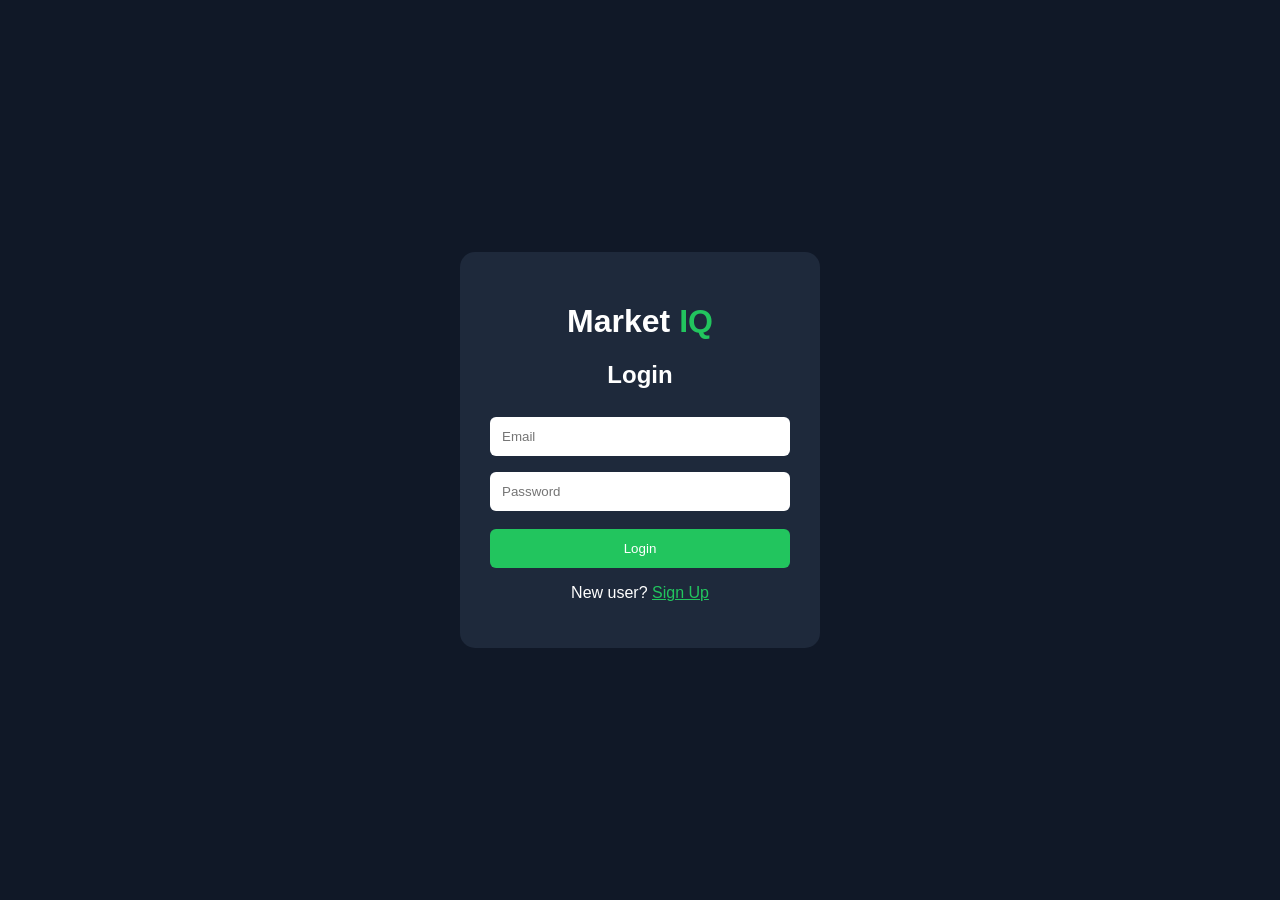
<file: index.html>
<!DOCTYPE html>
<html>
<head>
  <title>Market IQ</title>
  <script>
    location.replace(
      sessionStorage.getItem("marketIQUser")
        ? "dashboard.html"
        : "login.html"
    );
  </script>
</head>
<body>Market IQ loading...</body>
</html>
</file>
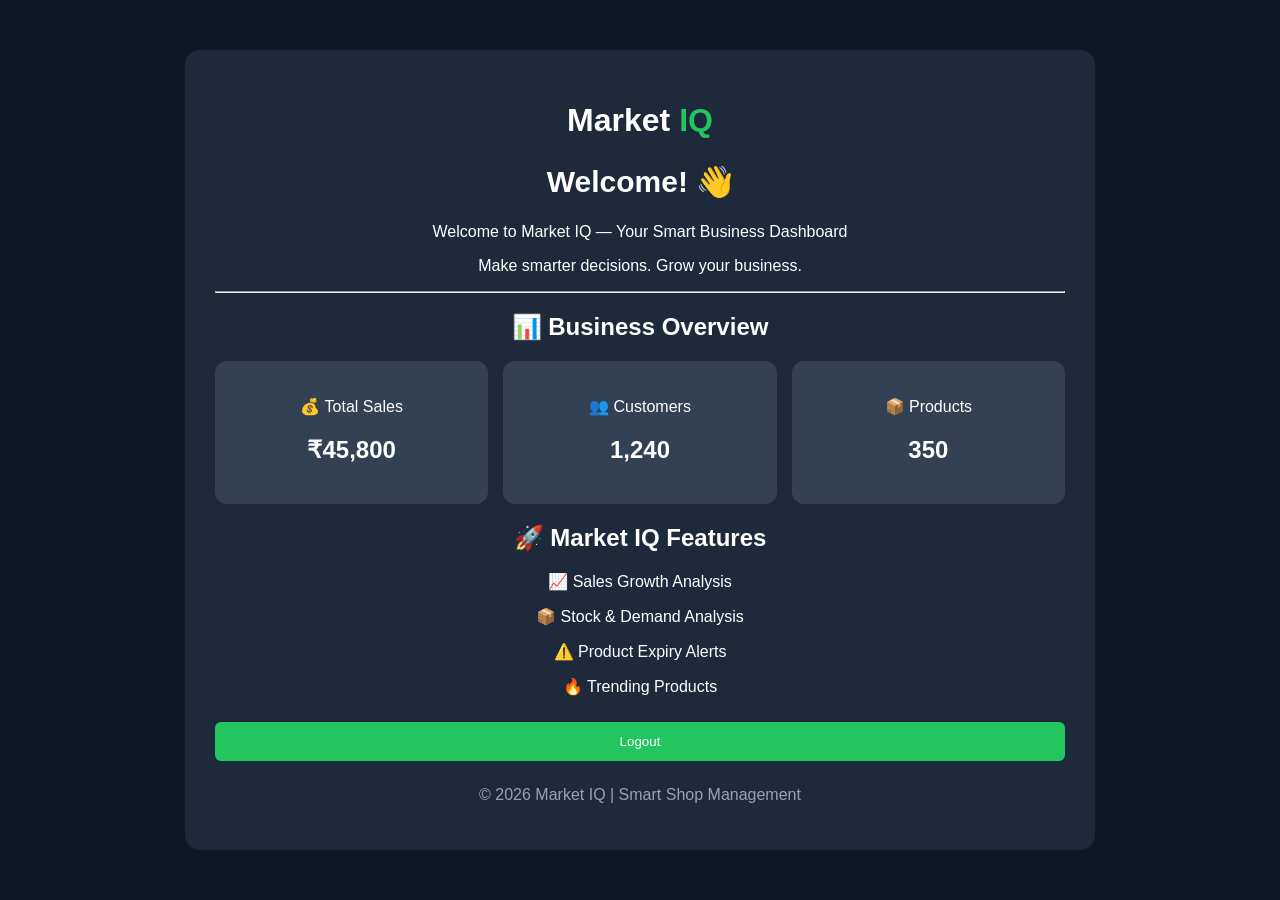
<file: dashboard.html>
<!DOCTYPE html>
<html lang="en">
<head>
    <meta charset="UTF-8">
    <meta name="viewport" content="width=device-width, initial-scale=1.0">
    <title>Market IQ Dashboard</title>
    <link rel="stylesheet" href="style.css">
</head>
<body>
    <div class="box" style="width: min(850px, 85vw);">
        <h1>Market <span>IQ</span></h1>

        <h2 id="welcomeMessage" style="font-size: 30px;">
            Welcome! 👋
        </h2>

        <p>Welcome to Market IQ — Your Smart Business Dashboard</p>
        <p>Make smarter decisions. Grow your business.</p>

        <hr>

        <h2>📊 Business Overview</h2>

        <div style="display:flex; flex-wrap:wrap; gap:15px; justify-content:center;">
            <div style="background:#334155; padding:20px; border-radius:12px; flex:1; min-width:130px;">
                <p>💰 Total Sales</p>
                <h2>₹45,800</h2>
            </div>

            <div style="background:#334155; padding:20px; border-radius:12px; flex:1; min-width:130px;">
                <p>👥 Customers</p>
                <h2>1,240</h2>
            </div>

            <div style="background:#334155; padding:20px; border-radius:12px; flex:1; min-width:130px;">
                <p>📦 Products</p>
                <h2>350</h2>
            </div>
        </div>

        <h2>🚀 Market IQ Features</h2>
        <p>📈 Sales Growth Analysis</p>
        <p>📦 Stock & Demand Analysis</p>
        <p>⚠️ Product Expiry Alerts</p>
        <p>🔥 Trending Products</p>

        <button onclick="sessionStorage.removeItem('marketIQUser'); location.href='login.html'">
            Logout
        </button>

        <p style="color:#94a3b8; margin-top:25px;">
            © 2026 Market IQ | Smart Shop Management
        </p>
    </div>
    <script>
const user = JSON.parse(sessionStorage.getItem("marketIQUser"));

if (user) {
    document.getElementById("welcomeMessage").textContent =
        `Welcome, ${user.name}! 👋`;
}
</script>
</body>
</html>
</file>
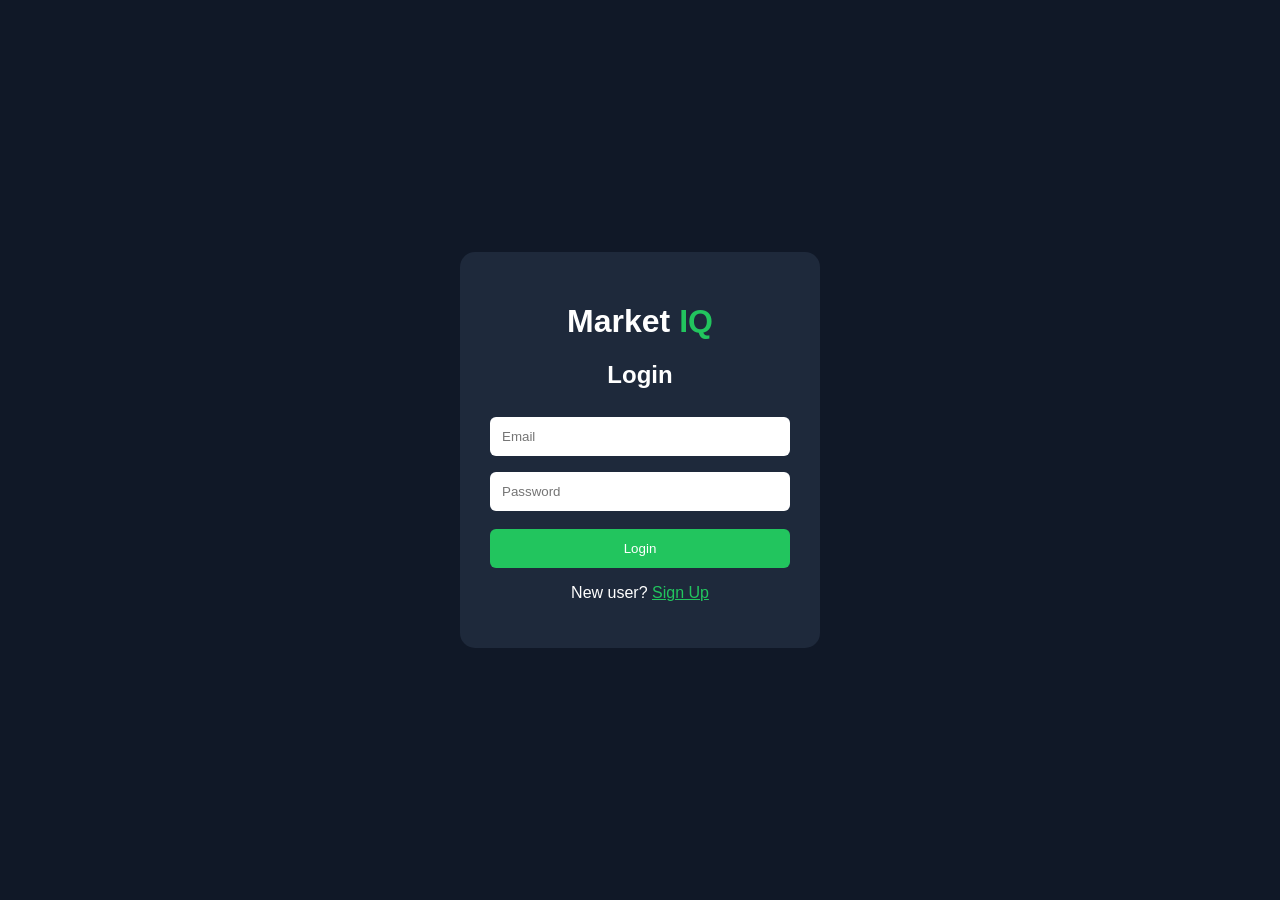
<file: login.html>
<!DOCTYPE html>
<html>
<head>
  <title>Market IQ Login</title>
  <link rel="stylesheet" href="style.css">
  <script src="script.js" defer></script>
</head>
<body>
  <div class="box">
    <h1>Market <span>IQ</span></h1>
    <h2>Login</h2>
    <form id="loginForm">
      <input id="email" type="email" placeholder="Email" required>
      <input id="password" type="password" placeholder="Password" required>
      <button>Login</button>
    </form>
    <p id="message"></p>
    <p>New user? <a href="signup.html">Sign Up</a></p>
  </div>
</body>
</html>
</file>
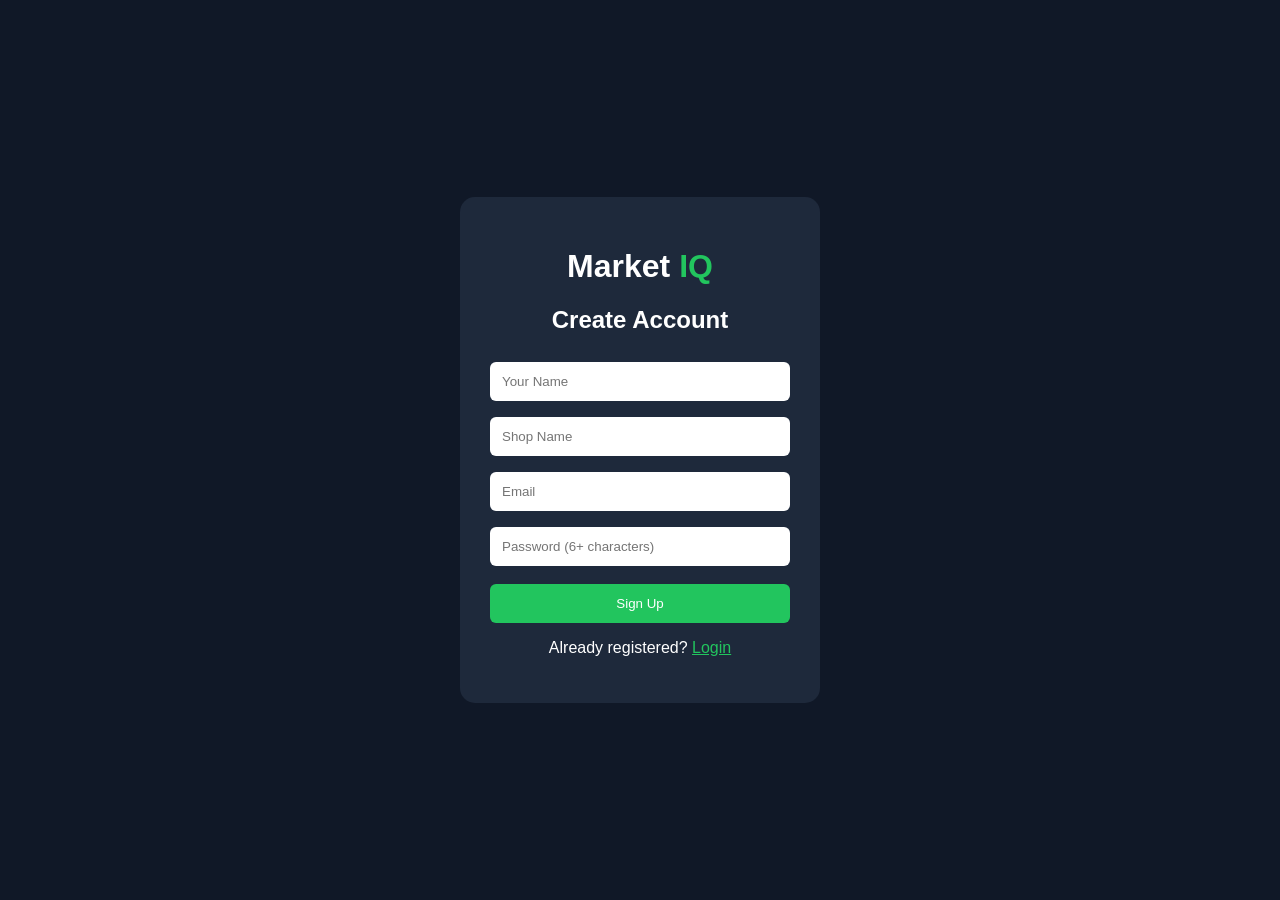
<file: signup.html>
<!DOCTYPE html>
<html>
<head>
  <title>Market IQ Signup</title>
  <link rel="stylesheet" href="style.css">
  <script src="script.js" defer></script>
</head>
<body>
  <div class="box">
    <h1>Market <span>IQ</span></h1>
    <h2>Create Account</h2>
    <form id="signupForm">
      <input id="name" placeholder="Your Name" required>
      <input id="shop" placeholder="Shop Name" required>
      <input id="email" type="email" placeholder="Email" required>
      <input id="password" type="password" placeholder="Password (6+ characters)" minlength="6" required>
      <button>Sign Up</button>
    </form>
    <p id="message"></p>
    <p>Already registered? <a href="login.html">Login</a></p>
  </div>
</body>
</html>
</file>
<file: style.css>
body {
  font-family: Arial, sans-serif;
  background: #101827;
  color: white;
  display: flex;
  justify-content: center;
  align-items: center;
  min-height: 100vh;
  margin: 0;
}
.box {
  background: #1e293b;
  padding: 30px;
  border-radius: 15px;
  width: 300px;
  text-align: center;
}
h1 span { color: #22c55e; }
input {
  box-sizing: border-box;
  width: 100%;
  padding: 12px;
  margin: 8px 0;
  border: none;
  border-radius: 6px;
}
button {
  width: 100%;
  padding: 12px;
  margin-top: 10px;
  background: #22c55e;
  color: white;
  border: none;
  border-radius: 6px;
  cursor: pointer;
}
a { color: #22c55e; }
#message { color: #86efac; }
</file>
